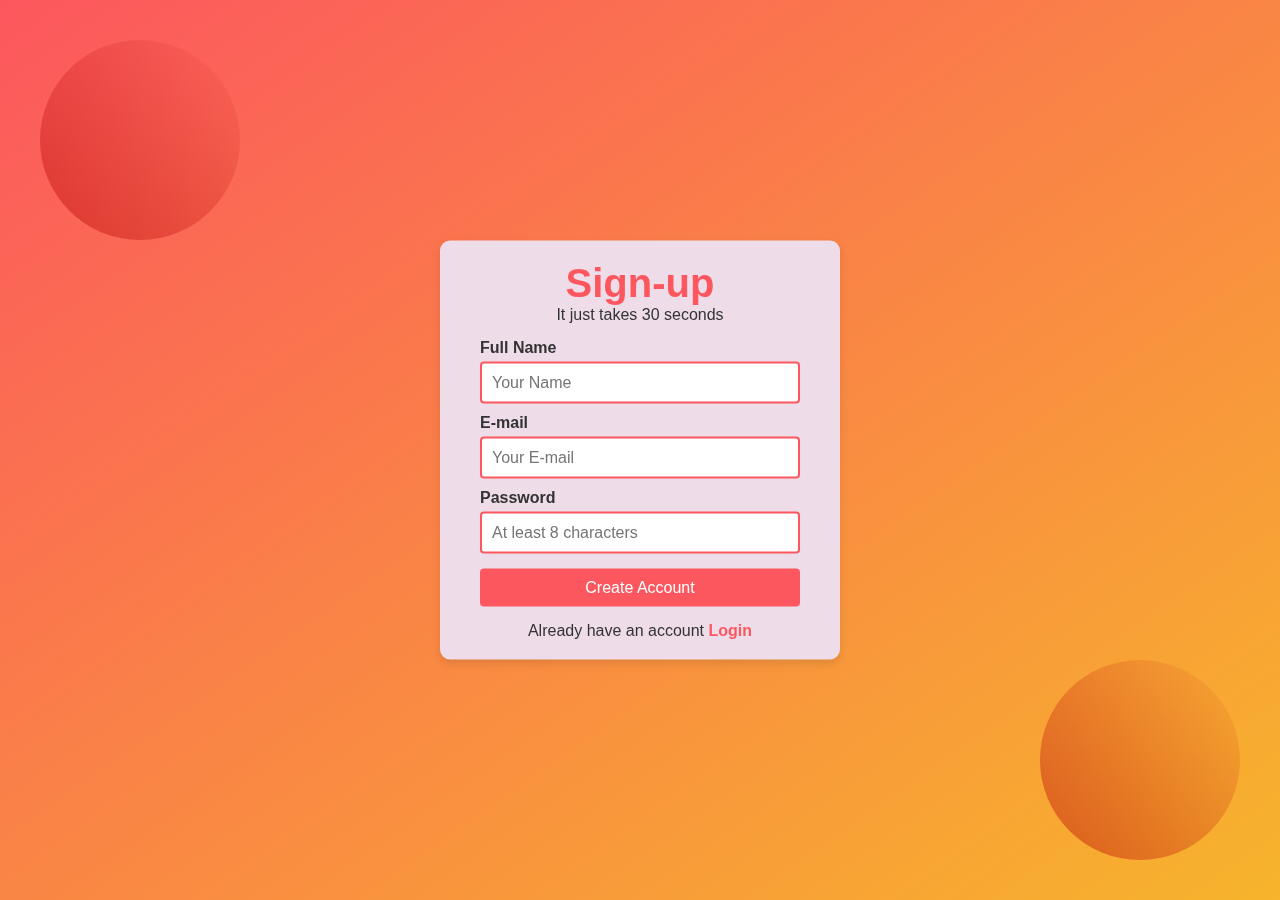
<file: Glassmorphic signup page/index.html>
<!DOCTYPE html>
<html lang="en">

<head>
    <meta charset="UTF-8">
    <meta name="viewport" content="width=device-width, initial-scale=1.0">
    <title>Sign-up Page</title>
    <link rel="stylesheet" href="style.css">
    <link rel="stylesheet" href="login.css">
</head>

<body>
    
    <div class="outer-box">
        <div class="inner-box">
            <header class="sign-up">
                <h1>Sign-up</h1>
                <p>It just takes 30 seconds</p>
            </header>
            <main class="signup-body">
                <form action="#">
                    <p>
                        <label for="fullname">Full Name</label>
                        <input type="text" id="name" placeholder="Your Name" required>
                    </p>
                    <p>
                        <label for="email">E-mail</label>
                        <input type="email" id="email" placeholder="Your E-mail" required>
                    </p>
                    <p>
                        <label for="password">Password</label>
                        <input type="password" id="password" placeholder="At least 8 characters" required>
                    </p>
                    <p>
                        <input type="submit" id="submit" value="Create Account">
                    </p>
                </form>
            </main>
            <footer class="signup-footer">
                <p>
                    Already have an account 
                    <a href="login.html">Login</a>
                </p>
            </footer>
        </div>
        <div class="circle c1"></div>
        <div class="circle c2"></div>
    </div>
</body>

</html>
</file>
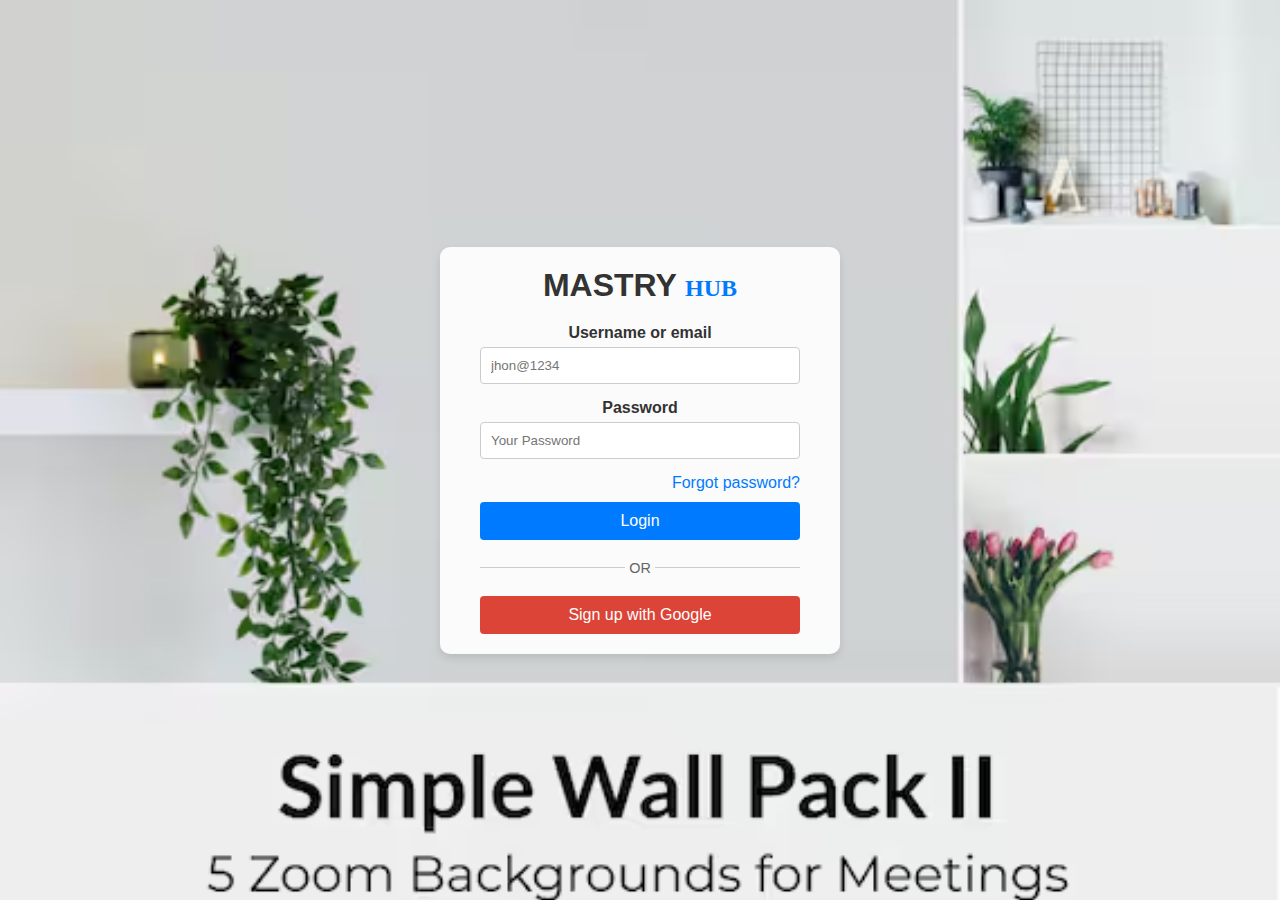
<file: Glassmorphic signup page/login.html>
<!DOCTYPE html>
<html lang="en">

<head>
    <meta charset="UTF-8">
    <meta name="viewport" content="width=device-width, initial-scale=1.0">
    <title>Login Page</title>
    <link rel="stylesheet" href="login.css">
</head>

<body>
    <div class="outer-class">
        <div class="inner-class">
            <header class="login">
                <h1>MASTRY <span>HUB</span></h1>
            </header>
            <main class="login-body">
                <form>
                    <p>
                        <label for="username">Username or email</label>
                        <input type="text" id="username" placeholder="jhon@1234">
                    </p>
                    <p>
                        <label for="password">Password</label>
                        <input type="password" id="password" placeholder="Your Password">
                    </p>
                    <a href="#" class="forgot-password">Forgot password?</a>
                    <p>
                        <input type="submit" id="submit" value="Login">
                    </p>
                </form>
                <div class="separator">
                    <span>OR</span>
                </div>
                <div class="social-login">
                    <button class="google-btn">Sign up with Google</button>
                </div>
            </main>
        </div>
    </div>
</body>

</html>
</file>
<file: Glassmorphic signup page/style.css>
* {
    margin: 0;
    padding: 0;
    box-sizing: border-box;
}

body {
    font-family: 'Lato', sans-serif;
}

.outer-box {
    width: 100vw;
    height: 100vh;
    background: linear-gradient(to top left, #f7b42c, #fc575e);
    position: relative;
}

.inner-box {
    width: 400px;
    margin: 0 auto;
    position: relative;
    top: 50%;
    transform: translateY(-50%);
    padding: 20px 40px;
    background-color:rgb(238, 221, 233);
    backdrop-filter: blur(8px);
    border-radius: 10px;
    color: #333;
    box-shadow: 0 4px 8px rgba(0, 0, 0, 0.1);
    z-index: 2;
}

.sign-up h1 {
    font-size: 2.5rem;
    color: #fc575e;
    text-align: center;
}

.sign-up p {
    font-size: 1rem;
    color: #333;
    text-align: center;
}

.signup-body {
    margin: 15px 0;
}

.signup-body p {
    margin: 10px 0;
}

.signup-body p label {
    display: block;
    font-weight: bold;
    color: #333;
}

.signup-body p input {
    width: 100%;
    padding: 10px;
    border: 2px solid #fc575e;
    border-radius: 4px;
    font-size: 1rem;
    margin-top: 5px;
}

#submit {
    background-color: #fc575e;
    border: none;
    color: white;
    cursor: pointer;
    transition: background-color 0.3s ease;
}

#submit:hover {
    background-color: #f7b42c;
}

.signup-footer p {
    color: #333;
    text-align: center;
}

.signup-footer p a {
    color: #fc575e;
    text-decoration: none;
    font-weight: bold;
}

.signup-footer p a:hover {
    text-decoration: underline;
}

.circle {
    height: 200px;
    width: 200px;
    border-radius: 100px;
    background: linear-gradient(45deg, rgba(185, 4, 4, 0.473), transparent);
    position: absolute;
    
}

.c1 {
    top: 40px;
    left: 40px;
    animation: up-down 2s ease-in infinite alternate ;
}

.c2 {
    bottom: 40px;
    right: 40px;
    animation: down-up 2s ease-in infinite alternate ;
}
@keyframes up-down {
    from {
        transform: translateY(-80px);
    }
    to {
        transform: translateY(200px);
    }
}
@keyframes down-up {
    from {
        transform: translateY(80px);
    }
    to {
        transform: translateY(-200px);
    }
}
</file>
<file: Glassmorphic signup page/login.css>
* {
    margin: 0;
    padding: 0;
    box-sizing: border-box;
}

body {
    font-family: 'Lato', sans-serif;
    background-image: url('back.avif');
    background-repeat: no-repeat;
    background-size: cover;
    height: 100vh;
    width: 100vw;
    display: flex;
    justify-content: center;
    align-items: center;
}

.inner-class {
    width: 400px;
    padding: 20px 40px;
    background-color: rgba(255, 255, 255, 0.9);
    border-radius: 10px;
    color: #333;
    box-shadow: 0 4px 8px rgba(0, 0, 0, 0.1);
    text-align: center;
    transition: border-radius 0.3s ease, background 0.3s ease;
}

.inner-class:hover {
    border-radius: 200px;
    background: linear-gradient(to top left, #6ad7e6, transparent);
}

.login h1 {
    font-size: 2rem;
    color: #333;
    margin-bottom: 10px;
}

.login h1 span {
    color: #007bff;
    font-size: 1.5rem;
    font-family: Georgia, 'Times New Roman', Times, serif;
}

.login-body {
    margin-top: 20px;
}

.login-body p {
    margin-bottom: 15px;
}

.login-body p label {
    display: block;
    font-weight: bold;
    margin-bottom: 5px;
}

.login-body p input[type="text"],
.login-body p input[type="password"] {
    width: 100%;
    padding: 10px;
    border: 1px solid #ccc;
    border-radius: 4px;
}

.login-body a.forgot-password {
    display: block;
    text-align: right;
    margin: 10px 0;
    color: #007bff;
    text-decoration: none;
}

.login-body a.forgot-password:hover {
    text-decoration: underline;
}

.login-body p input[type="submit"] {
    width: 100%;
    padding: 10px;
    background-color: #007bff;
    color: white;
    border: none;
    border-radius: 4px;
    cursor: pointer;
    font-size: 1rem;
}

.login-body p input[type="submit"]:hover {
    background-color: #0056b3;
}

.separator {
    display: flex;
    align-items: center;
    text-align: center;
    margin: 20px 0;
}

.separator::before,
.separator::after {
    content: '';
    flex: 1;
    border-bottom: 1px solid #ccc;
}

.separator::before {
    margin-right: .25em;
}

.separator::after {
    margin-left: .25em;
}

.separator span {
    font-size: 0.9rem;
    color: #666;
}

.social-login .google-btn {
    width: 100%;
    padding: 10px;
    background-color: #db4437;
    color: white;
    border: none;
    border-radius: 4px;
    cursor: pointer;
    font-size: 1rem;
}

.social-login .google-btn:hover {
    background-color: #c23321;
}
</file>
